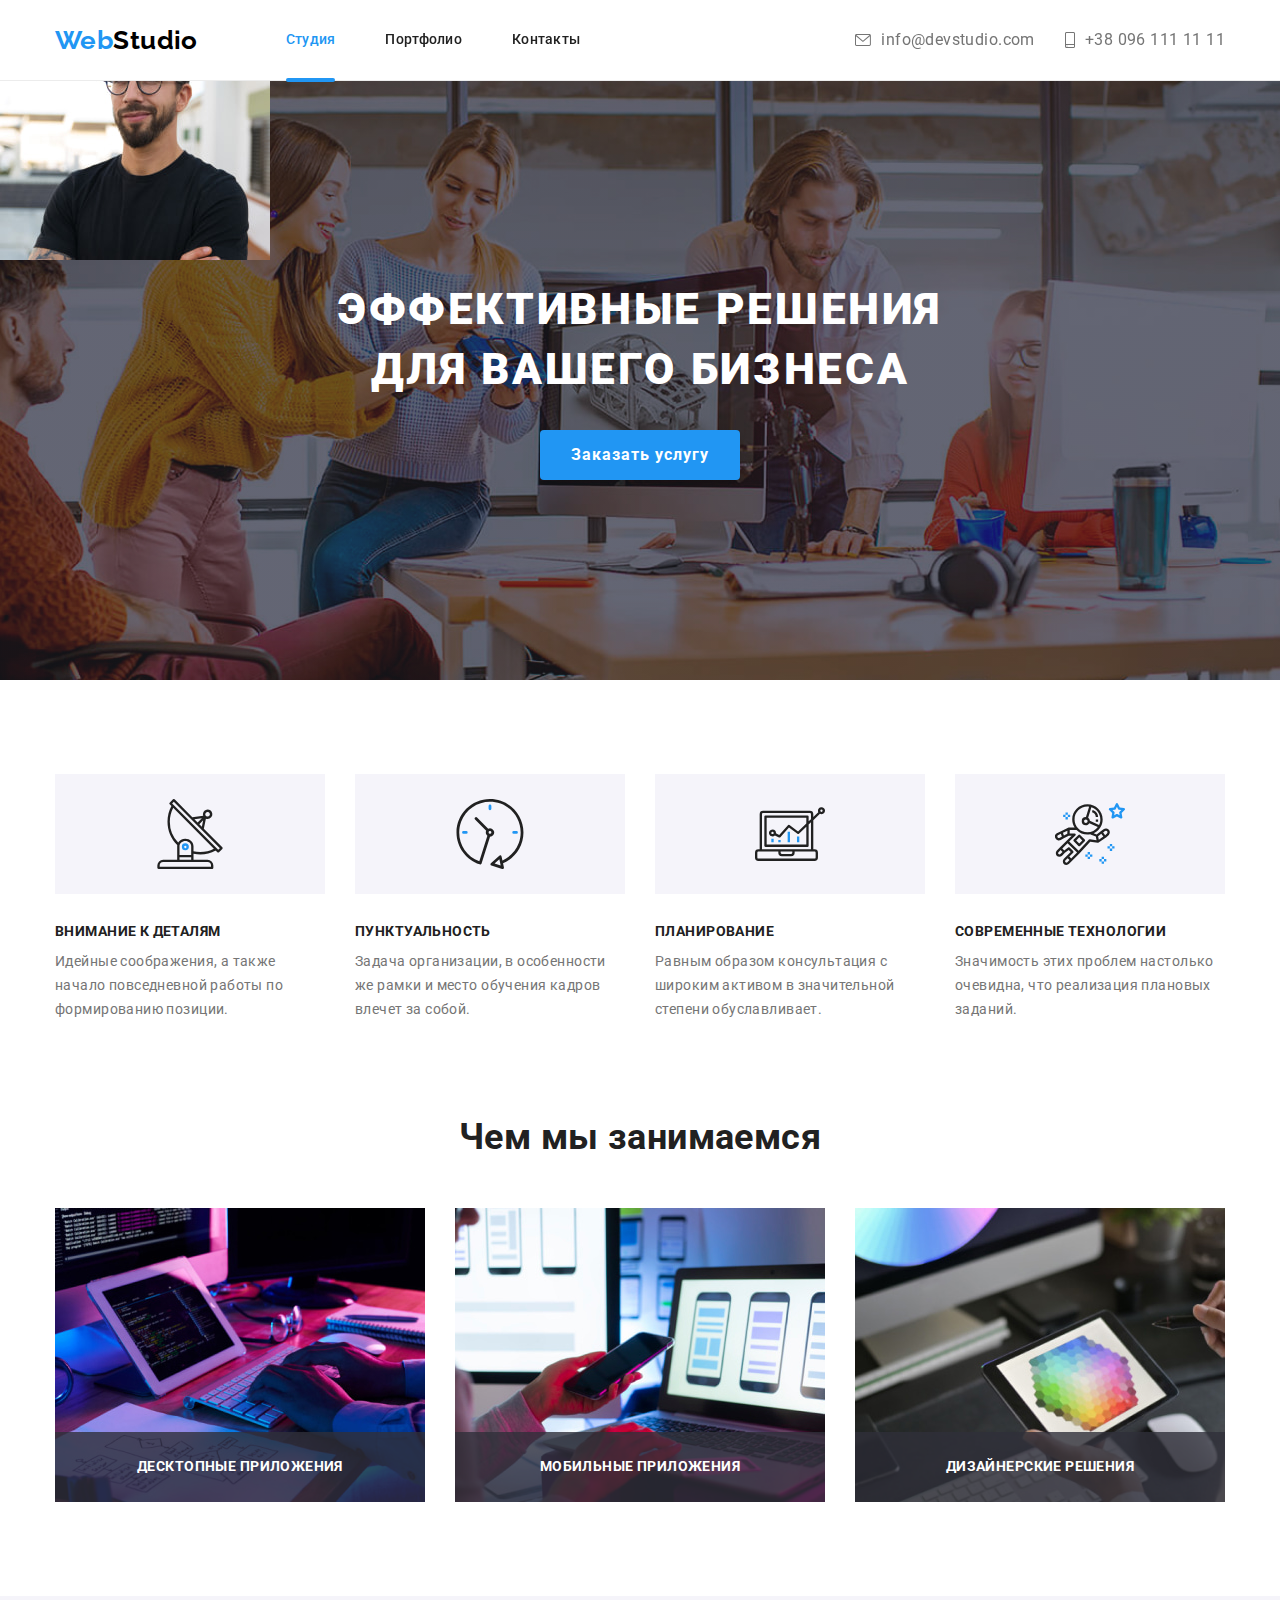
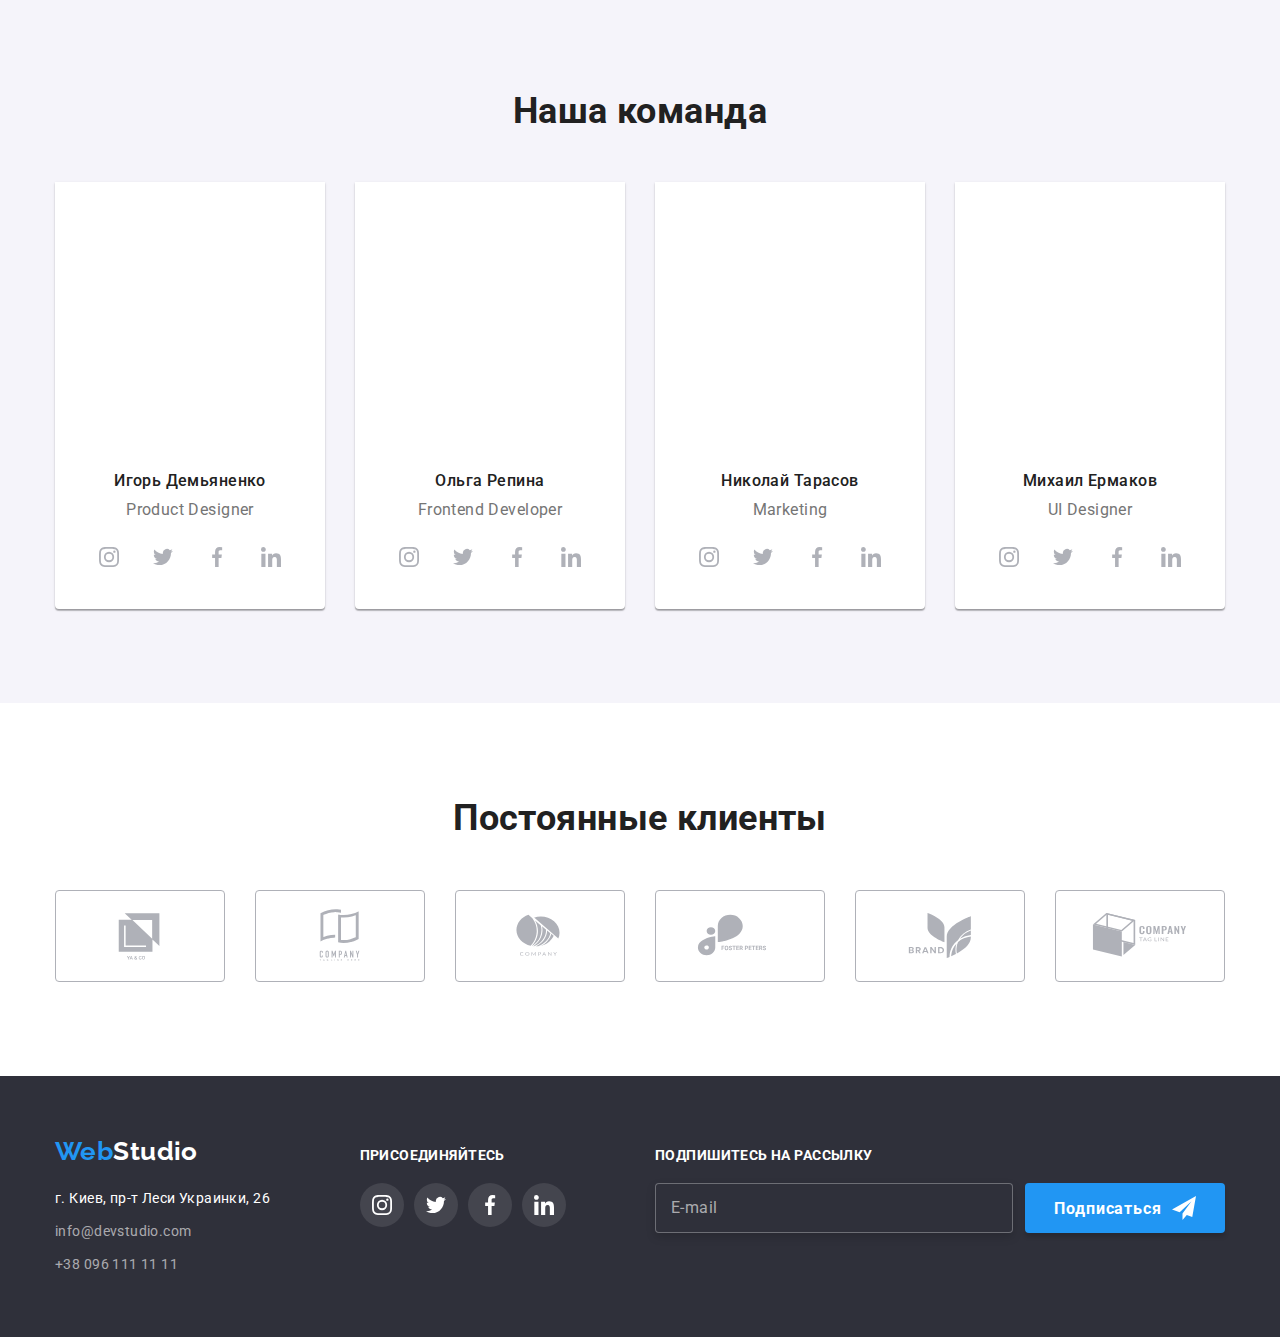
<file: index.html>
<!DOCTYPE html>
<html lang="ru">
<head>
    <meta charset="UTF-8">
    <meta http-equiv="X-UA-Compatible" content="IE=edge">
    <meta name="viewport" content="width=device-width, initial-scale=1.0">
    <title>Студия</title>
    <meta name="description" content="Качественный продукт вовремя">
    <link rel="preconnect" href="https://fonts.googleapis.com">
    <link rel="preconnect" href="https://fonts.gstatic.com" crossorigin>
    <link href="https://fonts.googleapis.com/css2?family=Raleway:wght@700&family=Roboto:wght@400;500;700;900&display=swap"
        rel="stylesheet">
    <link rel="stylesheet" href="https://cdnjs.cloudflare.com/ajax/libs/modern-normalize/1.1.0/modern-normalize.min.css"
        integrity="sha512-wpPYUAdjBVSE4KJnH1VR1HeZfpl1ub8YT/NKx4PuQ5NmX2tKuGu6U/JRp5y+Y8XG2tV+wKQpNHVUX03MfMFn9Q=="
        crossorigin="anonymous" referrerpolicy="no-referrer">
    <link rel="stylesheet" href="./css/main.min.css">
</head>

<body class="page">
    <!-- Шапка -->   
    <header class="header">
       <div class=" container header__container">
           
                <nav class="navigation">
                    <a href="./index.html" class="navigation_item header__logo logo">
                        <span class="logo__part">Web</span>Studio
                    </a>
                    <button type="button" class="menu-button button" aria-expanded="false" aria-controls="menu-conteiner"
                        aria-label="Переключатель мобильного меню" data-menu-button>
                        <svg class="menu-button_box">
                            <use class="icon-menu" href="./images/icons.svg#icon-menu"></use>
                            <use class="icon-close" href="./images/icons.svg#icon-close"></use>
                
                        </svg>
                    </button>
                
                    <div class="menu-conteiner" id="menu-conteiner" data-menu>
                        <div class="menu-box">
                            <ul class="navigation__item navigation__tabs   list">
                                <li class="navigation__tab"><a href="./index.html"
                                        class="navigation__link link navigation__link--current">Студия</a></li>
                                <li class="navigation__tab"><a href="./portfolio.html" class="navigation__link link">Портфолио</a></li>
                                <li class="navigation__tab"><a href="#" class="navigation__link link">Контакты</a></li>
                            </ul>
                
                            <ul class="navigation__item contacts list">
                                <li class="contacts__item">
                                    <a href="mailto:" class="contacts__link contacts__mail link">
                                        <svg class="contacts__icon contacts__icon--mail">
                                            <use href="./images/icons.svg#icon-envelope"></use>
                                        </svg>
                                        info@devstudio.com
                                    </a>
                                </li>
                
                                <li class="contacts__item">
                                    <a href="tel:" class="contacts__link contacts__tel link">
                                        <svg class="contacts__icon contacts__icon--tel">
                                            <use href="./images/icons.svg#icon-smartphone"></use>
                                        </svg>
                                        +38&nbsp;096&nbsp;111&nbsp;11&nbsp;11
                                    </a>
                                </li>
                            </ul>
                
                            <ul class="navigation__item navigation__networks list">
                                <li class="navigation__network"><a href="#" aria-label="инстаграм"
                                        class="navigation__network-link link">Instagram</a></li>
                                <li class="navigation__network"><a href="#" aria-label="твиттер"
                                        class="navigation__network-link link">Twitter</a></li>
                                <li class="navigation__network"><a href="#" aria-label="фейсбук"
                                        class="navigation__network-link link">Facebook</a></li>
                                <li class="navigation__network"><a href="#" aria-label="линкедин"
                                        class="navigation__network-link link">LinkedIn</a></li>
                            </ul>
                        </div>
                
                    </div>
                
                </nav>
            
       </div>
    </header>

    <!-- Унікальна частина -->
    <main>
        <div class="header__fantom"></div>
        <!-- Герой -->
        <section class="hero">
           <div class="hero__overlay">
                <div class="container hero__container">
                    <h1 class="hero__title text">Эффективные решения<br> для вашего бизнеса</h1>
                    <button type="button" class="home-button hero__home-button button" data-modal-open>Заказать услугу</button>
                </div>
           </div>
        </section>
        
        <!-- Наші переваги -->
        <section class="section">
            <div class="container">
                <h2  class="section__title visually-hidden">Наши преимущества</h2>
                
                <ul class="feature list">
                    <li class="feature__item">
                        <div class="feature__wrapper">
                            <svg class="feature__icon">
                                <use href="./images/icons.svg#icon-antenna" >  </use>
                            </svg>
                        </div>
                        <h3 class="feature__title">Внимание к деталям</h3>
                        <p class="text">
                            Идейные соображения, а также начало повседневной работы по формированию позиции.
                        </p>
                    </li>
                    <li class="feature__item">
                        <div class="feature__wrapper">
                            <svg class="feature__icon">
                                <use href="./images/icons.svg#icon-clock"> </use>
                            </svg>
                        </div>
                        <h3 class="feature__title">Пунктуальность</h3>
                        <p class="text">
                            Задача организации, в особенности же рамки и место обучения кадров влечет за собой.
                        </p>
                    </li>
                    <li class="feature__item">
                        <div class="feature__wrapper">
                            <svg class="feature__icon">
                                <use href="./images/icons.svg#icon-diagram" > </use>
                            </svg>
                        </div>
                        <h3 class="feature__title">Планирование</h3>
                        <p class="text">
                            Равным образом консультация с широким активом в значительной степени обуславливает.
                        </p>
                    </li>
                    <li class="feature__item">
                        <div class="feature__wrapper">
                            <svg class="feature__icon">
                                <use href="./images/icons.svg#icon-astronaut"> </use>
                            </svg>
                        </div>
                        <h3 class="feature__title">Современные технологии</h3>
                        <p class="text">
                            Значимость этих проблем настолько очевидна, что реализация плановых заданий.
                        </p>
                    </li>
                    
                </ul>
            </div>
        </section>
        
        <!-- Чим ми займаємось -->
        <section  class="section section--clipped what-we-do__section">
            <div class="container ">
                <h2 class="section__title">Чем мы занимаемся</h2>
                <ul class="what-we-do list">
                    <li class="what-we-do__item">
                        <picture> 
                            <source 
                                srcset="./images/what_we_do_1/what_we_do_1-desktop.jpg 1x, 
                                        ./images/what_we_do_1/what_we_do_1-desktop@2x.jpg 2x" 
                                media="(min-width: 1200px)"
                            >
                            <img 
                                loading="lazy" 
                                src="./images/what_we_do_1/what_we_do_1-desktop.jpg" 
                                class="image" 
                                alt="Компьютер и айпад на рабочем столе" 
                                width="370"
                            >
                        </picture>
                        
                        <h3 class="what-we-do__title">Десктопные приложения</h3>
                    </li>
                    <li class="what-we-do__item">
                        <picture>
                            <source 
                                srcset="./images/what_we_do_2/what_we_do_2-desktop.jpg 1x,
                                        ./images/what_we_do_2/what_we_do_2-desktop@2x.jpg 2x" 
                                media="(min-width: 1200px)"
                            >
                            <img  
                                loading="lazy"
                                src="./images/what_we_do_2/what_we_do_2-desktop.jpg" 
                                class="image"
                                alt="Ноутбук и телефон"
                            >       
                        </picture>
                        
                        
                        <h3 class="what-we-do__title">Мобильные приложения</h3>
                    </li>
                    <li class="what-we-do__item">
                        <picture>
                            <source  
                                srcset="./images/what_we_do_3/what_we_do_3-desktop.jpg 1x,
                                        ./images/what_we_do_3/what_we_do_3-desktop@2x.jpg 2x"
                                media="(min-width: 1200px)"
                            >
                            <img 
                                loading="lazy"
                                src="./images/what_we_do_3/what_we_do_3-desktop.jpg" 
                                class="image" 
                                alt="Планшет с цветным изображением на фоне компьютера"
                            >
                            
                        </picture>

                       
                        <h3 class="what-we-do__title">Дизайнерские решения</h3>
                    </li>
                    
                </ul>
            </div>
        </section>
        
        <!-- Наша команда -->
        <section class="section section--undertone">
            <div class="container">
                <h2 class="section__title">Наша команда</h2>
        
                <ul class="team list">
                    <li class="team__item">
                       <article class="member">
                           <div class="member__flip">  
                                <picture>
                                    <!-- <source srcset=" 1x,  2x"  type="image/webp" media="(max-width: 767px)"> -->
                                    <source srcset="./images/igor_d/igor_d_mobile.jpg 1x, ./images/igor_d/igor_d_mobile@2x.jpg 2x" media="(max-width: 767px)"/>
                                    <!-- <source srcset=" 1x,  2x"  type="image/webp" media="(min-width: 768px) and (max-width: 1200px)"> -->
                                    <source srcset="./images/igor_d/igor_d_tablet.jpg 1x, ./images/igor_d/igor_d_tablet@2x.jpg 2x" media="(min-width: 768px) and (max-width: 1200px)"/>
                                    <!-- <source srcset=" 1x,  2x"  type="image/webp" media="(min-width: 1200px)"> -->
                                    <source srcset="./images/igor_d/igor_d_desktop.jpg 1x, ./images/igor_d/igor_d_desktop@2x.jpg 2x" media="(min-width: 1200px)"/>
                                    <img src="./images/igor_d/igor_d_mobile.jpg" class=" image" alt="Игорь Демьяненко">
                                </picture>                           
                                
                            </div>

                            <div class="member__content">
                                <h3 class="member__title text">Игорь Демьяненко</h3>
                                <p class="member__position text">Product Designer</p>
                            
                                <ul class="social-links member__social-links list">
                                    <li class="social-links__item">
                                        <a href="#" class="social-link link link" aria-label="инстаграм">
                                            <svg class="social-link__icon">
                                                <use href="./images/icons.svg#icon-instagram"></use>
                                            </svg>
                                        </a>
                                    </li>
                                    <li class="social-links__item">
                                        <a href="#" class="social-link link" aria-label="твиттер">
                                            <svg class="social-link__icon">
                                                <use href="./images/icons.svg#icon-twitter"></use>
                                            </svg>
                                        </a>
                                    </li>
                                    <li class="social-links__item">
                                        <a href="#" class="social-link link" aria-label="фейсбук">
                                            <svg class="social-link__icon">
                                                <use href="./images/icons.svg#icon-facebook"></use>
                                            </svg>
                                        </a>
                                    </li>
                                    <li class="social-links__item">
                                        <a href="#" class="social-link link" aria-label="линкедин">
                                            <svg class="social-link__icon">
                                                <use href="./images/icons.svg#icon-linkedin"></use>
                                            </svg>
                                        </a>
                                    </li>
                                </ul>
                            
                            
                            </div>
                       </article>                  
                    </li>

                    <li class="team__item">
                        <article class="member">
                            <div class="member__flip">
                                <picture>
                                    <!-- <source srcset=" 1x,  2x"  type="image/webp" media="(max-width: 767px)"> -->
                                    <source srcset="./images/olga_r/olga_r_mobile.jpg 1x, ./images/olga_r/olga_r_mobile@2x.jpg 2x"  media="(max-width: 767px)">
                                    <!-- <source srcset=" 1x,  2x"  type="image/webp" media="(min-width: 768px) and (max-width: 1200px)"> -->
                                    <source srcset="./images/olga_r/olga_r_tablet.jpg 1x, ./images/olga_r/olga_r_tablet@2x.jpg 2x" media="(min-width: 768px) and (max-width: 1200px)">
                                    <!-- <source srcset=" 1x,  2x"  type="image/webp" media="(min-width: 1200px)"> -->
                                    <source srcset="./images/olga_r/olga_r_desktop.jpg 1x, ./images/olga_r/olga_r_desktop@2x.jpg 2x"  media="(min-width: 1200px)">
                                    <img src="./images/olga_r/olga_r_mobile.jpg" class="image" alt="Ольга Репина">
                                </picture>
                            </div>
                            
                            <div class="member__content">
                                <h3 class="member__title text">Ольга Репина</h3>
                                <p class="member__position text">Frontend Developer</p>
                    
                                <ul class="social-links member__social-links list">
                                    <li class="social-links__item">
                                        <a href="#" class="social-link link link" aria-label="инстаграм">
                                            <svg class="social-link__icon">
                                                <use href="./images/icons.svg#icon-instagram"></use>
                                            </svg>
                                        </a>
                                    </li>
                                    <li class="social-links__item">
                                        <a href="#" class="social-link link" aria-label="твиттер">
                                            <svg class="social-link__icon">
                                                <use href="./images/icons.svg#icon-twitter"></use>
                                            </svg>
                                        </a>
                                    </li>
                                    <li class="social-links__item">
                                        <a href="#" class="social-link link" aria-label="фейсбук">
                                            <svg class="social-link__icon">
                                                <use href="./images/icons.svg#icon-facebook"></use>
                                            </svg>
                                        </a>
                                    </li>
                                    <li class="social-links__item">
                                        <a href="#" class="social-link link" aria-label="линкедин">
                                            <svg class="social-link__icon">
                                                <use href="./images/icons.svg#icon-linkedin"></use>
                                            </svg>
                                        </a>
                                    </li>
                                </ul>
                    
                            </div>
                        </article>
                    </li>

                    <li class="team__item">
                        <article class="member">
                            <div class="member__flip">
                                <picture>
                                    <!-- <source srcset=" 1x,  2x"  type="image/webp" media="(max-width: 767px)"> -->
                                    <source srcset="./images/nikolay_t/nikolay_t_mobile.jpg 1x, ./images/nikolay_t/nikolay_t_mobile@2x.jpg 2x" media="(max-width: 767px)">
                                    <!-- <source srcset=" 1x,  2x"  type="image/webp" media="(min-width: 768px) and (max-width: 1200px)"> -->
                                    <source srcset="./images/nikolay_t/nikolay_t_tablet.jpg 1x, ./images/nikolay_t/nikolay_t_tablet@2x.jpg 2x" media="(min-width: 768px) and (max-width: 1200px)">
                                    <!-- <source srcset=" 1x,  2x"  type="image/webp" media="(min-width: 1200px)"> -->
                                    <source srcset="./images/nikolay_t/nikolay_t_desktop.jpg 1x, ./images/nikolay_t/nikolay_t_desktop@2x.jpg 2x" media="(min-width: 1200px)">
                                    <img src="./images/nikolay_t/nikolay_t_mobile.jpg" class="image" alt="Николай Тарасов">
                                </picture>
                            </div>
                              
                    
                            <div class="member__content">
                                <h3 class="member__title text">Николай Тарасов</h3>
                                <p class="member__position text">Marketing</p>
                    
                                <ul class="social-links member__social-links list">
                                    <li class="social-links__item">
                                        <a href="#" class="social-link link link" aria-label="инстаграм">
                                            <svg class="social-link__icon">
                                                <use href="./images/icons.svg#icon-instagram"></use>
                                            </svg>
                                        </a>
                                    </li>
                                    <li class="social-links__item">
                                        <a href="#" class="social-link link" aria-label="твиттер">
                                            <svg class="social-link__icon">
                                                <use href="./images/icons.svg#icon-twitter"></use>
                                            </svg>
                                        </a>
                                    </li>
                                    <li class="social-links__item">
                                        <a href="#" class="social-link link" aria-label="фейсбук">
                                            <svg class="social-link__icon">
                                                <use href="./images/icons.svg#icon-facebook"></use>
                                            </svg>
                                        </a>
                                    </li>
                                    <li class="social-links__item">
                                        <a href="#" class="social-link link" aria-label="линкедин">
                                            <svg class="social-link__icon">
                                                <use href="./images/icons.svg#icon-linkedin"></use>
                                            </svg>
                                        </a>
                                    </li>
                                </ul>
                    
                            </div>
                        </article>
                    </li>                   

                    <li class="team__item">
                        <article class="member">
                            <div class="member__flip">
                                <picture>
                                    <!-- <source srcset=" 1x,  2x"  type="image/webp" media="(max-width: 767px)"> -->
                                    <source srcset="./images/mihail_ye/mihail_ye_mobile.jpg 1x, ./images/mihail_ye/mihail_ye_mobile@2x.jpg 2x" media="(max-width: 767px)">
                                    <!-- <source srcset=" 1x,  2x"  type="image/webp" media="(min-width: 768px) and (max-width: 1200px)"> -->
                                    <source srcset="./images/mihail_ye/mihail_ye_tablet.jpg 1x, ./images/mihail_ye/mihail_ye_tablet@2x.jpg 2x" media="(min-width: 768px) and (max-width: 1200px)">
                                    <!-- <source srcset=" 1x,  2x"  type="image/webp" media="(min-width: 1200px)"> -->
                                    <source srcset="./images/mihail_ye/mihail_ye_desktop.jpg 1x, ./images/mihail_ye/mihail_ye_desktop@2x.jpg 2x" media="(min-width: 1200px)">
                                    <img src="./images/mihail_ye/mihail_ye_mobile.jpg" class="image" alt="Михаил Ермаков">
                                </picture>
                            </div>
                           
                            <div class="member__content">
                                <h3 class="member__title text">Михаил Ермаков</h3>
                                <p class="member__position text">UI Designer</p>
                    
                                <ul class="social-links member__social-links list">
                                    <li class="social-links__item">
                                        <a href="#" class="social-link link link" aria-label="инстаграм">
                                            <svg class="social-link__icon">
                                                <use href="./images/icons.svg#icon-instagram"></use>
                                            </svg>
                                        </a>
                                    </li>
                                    <li class="social-links__item">
                                        <a href="#" class="social-link link" aria-label="твиттер">
                                            <svg class="social-link__icon">
                                                <use href="./images/icons.svg#icon-twitter"></use>
                                            </svg>
                                        </a>
                                    </li>
                                    <li class="social-links__item">
                                        <a href="#" class="social-link link" aria-label="фейсбук">
                                            <svg class="social-link__icon">
                                                <use href="./images/icons.svg#icon-facebook"></use>
                                            </svg>
                                        </a>
                                    </li>
                                    <li class="social-links__item">
                                        <a href="#" class="social-link link" aria-label="линкедин">
                                            <svg class="social-link__icon">
                                                <use href="./images/icons.svg#icon-linkedin"></use>
                                            </svg>
                                        </a>
                                    </li>
                                </ul>
                    
                            </div>
                        </article>
                    </li>

                    
                </ul>
            </div>
        </section>

        <!-- Постійні клієнти -->
        <section class="section ">
            <div class="container">
                <h2 class="section__title">Постоянные клиенты</h2>

                <ul class="clients list">
                    <li class="clients__item">
                        <a href="" class="clients__box link"  aria-label="компания один">
                            <svg class="clients__icon">
                                <use href="./images/icons.svg#icon-logo1"></use>
                            </svg>
                        </a>
                    </li>
                
                    <li class="clients__item">
                        <a href="" class="clients__box link" aria-label="компания два">
                            <svg class="clients__icon">
                                <use href="./images/icons.svg#icon-logo2"></use>
                            </svg>
                        </a>
                    </li>
               
                    <li class="clients__item">
                        <a href="" class="clients__box link" aria-label="компания три">
                            <svg class="clients__icon">
                                <use href="./images/icons.svg#icon-logo3"></use>
                            </svg>
                        </a>
                    </li>
               
                    <li class="clients__item">
                        <a href="" class="clients__box link" aria-label="компания четыре">
                            <svg class="clients__icon">
                                <use href="./images/icons.svg#icon-logo4"></use>
                            </svg>
                        </a>
                    </li>
                
                    <li class="clients__item">
                        <a href="" class="clients__box link" aria-label="компания пять">
                            <svg class="clients__icon">
                                <use href="./images/icons.svg#icon-logo5"></use>
                            </svg>
                        </a>
                    </li>
               
                    <li class="clients__item">
                        <a href="" class="clients__box link" aria-label="компания шесть">
                            <svg class="clients__icon">
                                <use href="./images/icons.svg#icon-logo6"></use>
                            </svg>
                        </a>
                    </li>
                </ul>
            </div>
        </section>

    </main>

    <!-- Підвал -->
    <footer class="footer">
       <div class="container footer__container">
            <div class="foter__part footer__address">
                <a href="./" class="footer__logo logo">
                    <span class="logo__part">Web</span>Studio
                </a>
                <address class="address">
                    г. Киев, пр-т Леси Украинки, 26
                
                    <ul class="address__list list">
                        <li class="address__item"><a href="mailto:" class="address__linc link">info@devstudio.com</a></li>
                        <li class="address__item"><a href="tel:" class="address__linc link">+38 096 111 11 11</a></li>
                    </ul>
                </address>
            </div>

            <div class=" foter__part footer__social-links">
                <b class="footer__title text">присоединяйтесь</b>
            
                <ul class="social-links list">
                    <li class="social-links__item">
                        <a href="#" class="social-link footer__social-link link link" aria-label="инстаграм">
                            <svg class="social-link__icon">
                                <use href="./images/icons.svg#icon-instagram"></use>
                            </svg>
                        </a>
                    </li>
                    <li class="social-links__item">
                        <a href="#" class="social-link footer__social-link link" aria-label="твиттер">
                            <svg class="social-link__icon">
                                <use href="./images/icons.svg#icon-twitter"></use>
                            </svg>
                        </a>
                    </li>
                    <li class="social-links__item">
                        <a href="#" class="social-link footer__social-link link" aria-label="фейсбук">
                            <svg class="social-link__icon">
                                <use href="./images/icons.svg#icon-facebook"></use>
                            </svg>
                        </a>
                    </li>
                    <li class="social-links__item">
                        <a href="#" class="social-link footer__social-link link" aria-label="линкедин">
                            <svg class="social-link__icon">
                                <use href="./images/icons.svg#icon-linkedin"></use>
                            </svg>
                        </a>
                    </li>
                </ul>
            </div>
            
            <div class="foter__part footer__subscribe">
                <b class="footer__title text">Подпишитесь на рассылку</b>
                <form action="#" class="subscribe">
                    <label class="subscribe__box">
                        <input type="text" class="subscribe__input" name="mail" placeholder="&nbsp;" required>
                        <span class="subscribe__name">E-mail</span>
                    </label>
                    
                    <button type="submit" class="home-button button">
                        Подписаться
                        <svg class="home-button__icon home-button__icon--end">
                            <use href="./images/icons.svg#icon-send"></use>
                        </svg>                        
                    </button>
                </form>
            </div>
       </div>      
    </footer>

    <div class="backdrop is-hidden" data-modal >
        <div class="modal">
            <button type="button" class="close-button modal__close-button button" data-modal-close>
                <svg class="close-button__icon">
                    <use href="./images/icons.svg#icon-close"></use>
                </svg>
            </button>
            
            <form action="#" class="form" autocomplete="off">
                <b class="form__title">Оставьте свои данные, мы вам перезвоним</b>
                <label  class="form-box">
                    <span class="form-box__name">Имя</span> 
                    <input type="text" class="form-box__input" name="name" required>
                    <svg class="form-box__icon">
                        <use href="./images/icons.svg#icon-person"></use>
                    </svg>
                </label>
                <label  class="form-box">
                    <span class="form-box__name">Телефон</span>
                    <input type="text" class="form-box__input" name="tel" pattern="[0-9]{10}" title="0380505050" required>
                    <svg class="form-box__icon">
                        <use href="./images/icons.svg#icon-phone"></use>
                    </svg>
                </label>
                <label  class="form-box" >
                    <span class="form-box__name">Почта</span>
                    <input type="text" class="form-box__input"  name="mail" required>
                    <svg class="form-box__icon">
                        <use href="./images/icons.svg#icon-email"></use>
                    </svg>
                </label>
                <label  class="form-box">
                    <span class="form-box__name">Комментарий</span>
                    <textarea name="message" class="form-box__input form-box__message" id="#" placeholder="Введите текст" ></textarea>
                    
                </label>
                <label  class="form-policy">
                    <input type="checkbox" class="form-policy__checkbox visually-hidden">
                    <svg class="form-policy__icon">
                        <use href="./images/icons.svg#icon-check"></use>
                    </svg>
                   <span class="form-policy__text text">Соглашаюсь с рассылкой и принимаю&nbsp;<a class="form-policy__link link" href="#">Условия договора</a></span>
                </label>
                <button type="submit" class="home-button modal__home-button button" >Отправить</button>

            </form>
        </div>
    </div>
 
    <script src="./js/mobile-menu.js"></script>
    <script src="./js/modal.js"></script>


    <!-- Скрипт для автоматичного обраховування висоти хедера -->
    <!-- <script>
        const { height: pageHeaderHeight } = document
            .querySelector(".header")
            .getBoundingClientRect();

        document.body.style.paddingTop = `${pageHeaderHeight}px`;
    </script> -->

</body>
</html>
</file>
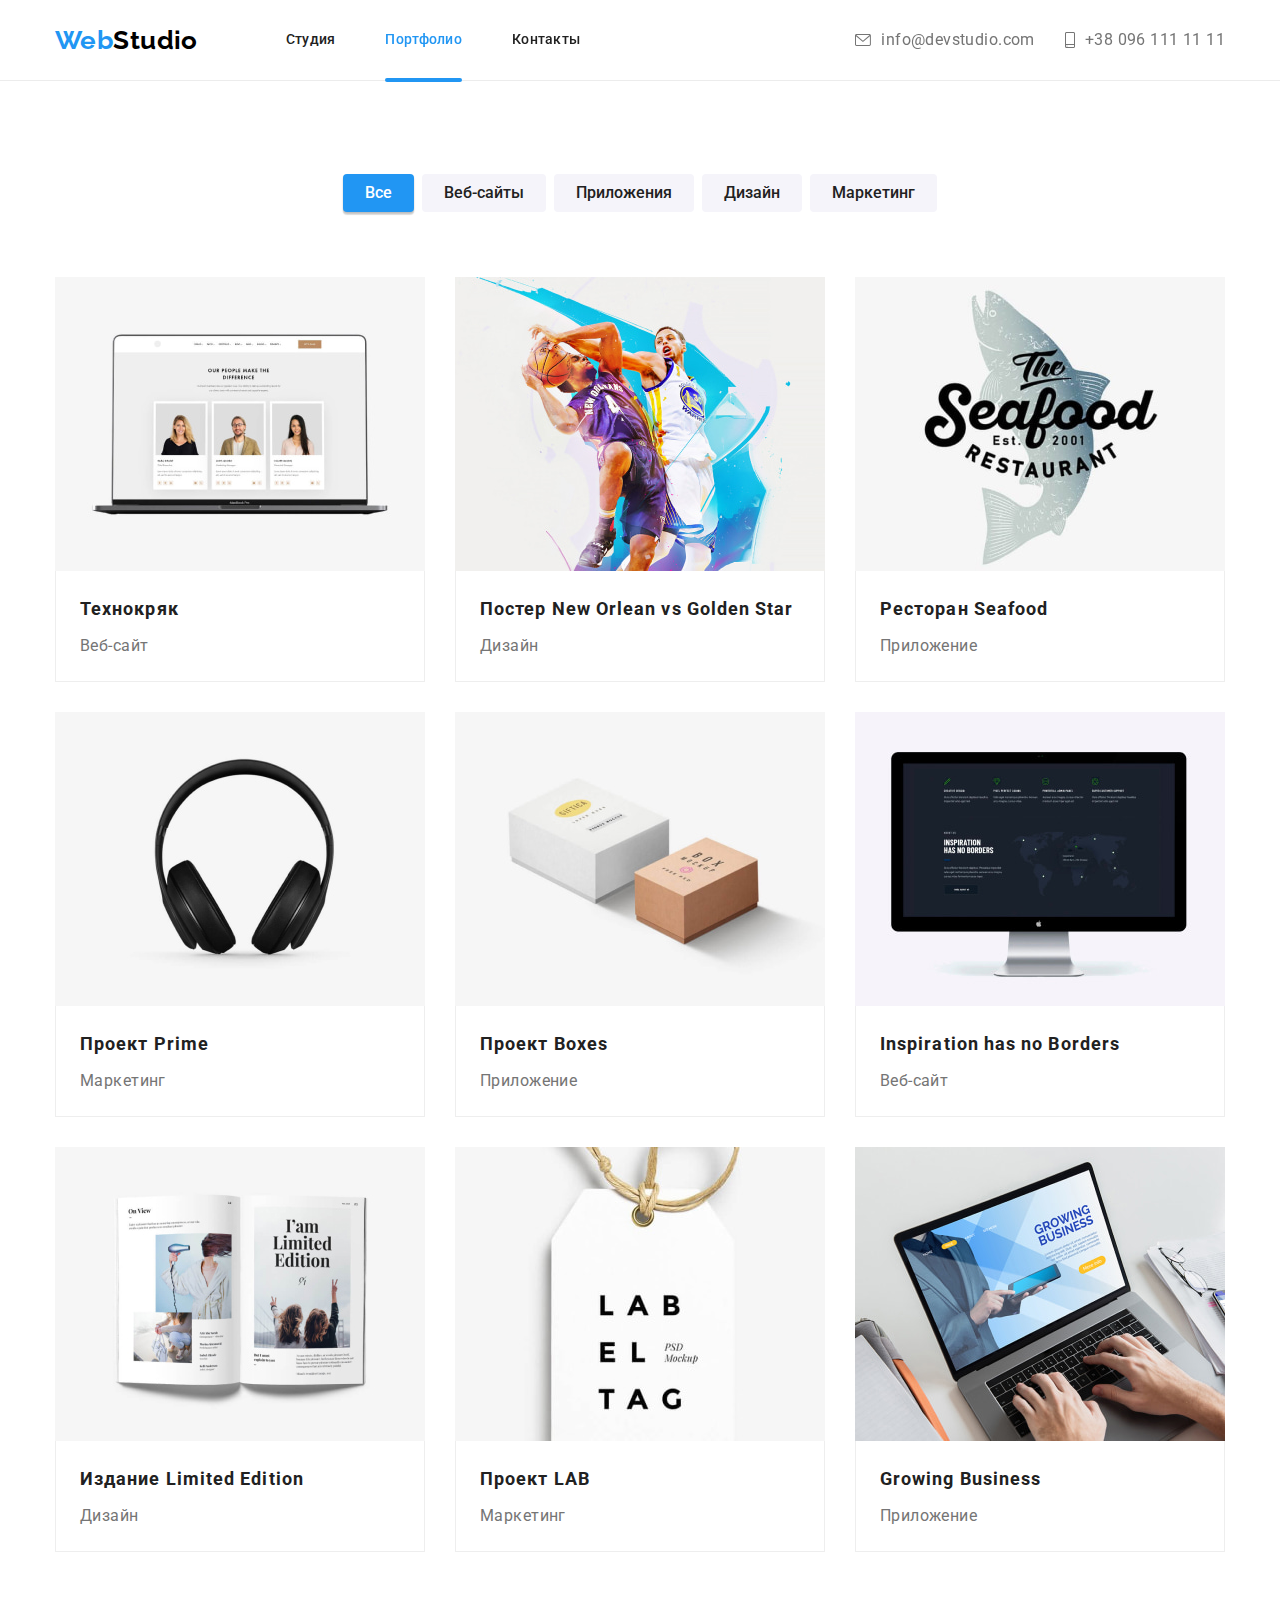
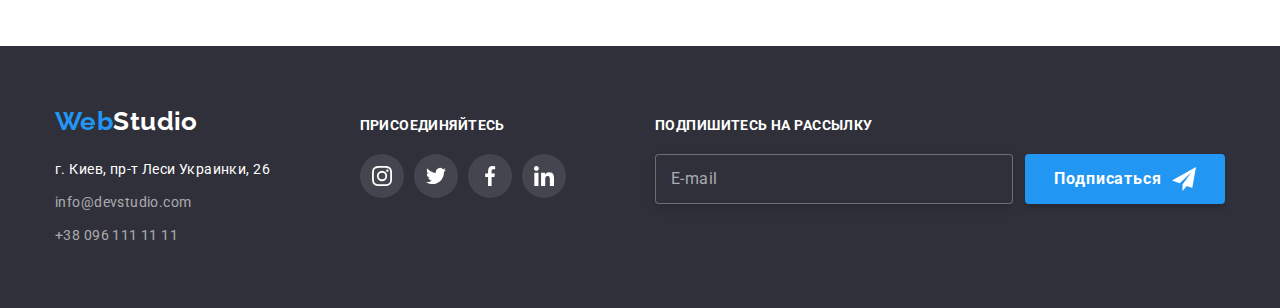
<file: portfolio.html>
<!DOCTYPE html>
<html lang="ru">
<head>
    <meta charset="UTF-8">
    <meta http-equiv="X-UA-Compatible" content="IE=edge">
    <meta name="viewport" content="width=device-width, initial-scale=1.0">
    <title>Портфолио</title>
    <link rel="preconnect" href="https://fonts.googleapis.com">
    <link rel="preconnect" href="https://fonts.gstatic.com" crossorigin>
    <link href="https://fonts.googleapis.com/css2?family=Raleway:wght@700&family=Roboto:wght@400;500;700;900&display=swap"
        rel="stylesheet">
    <link rel="stylesheet" href="https://cdnjs.cloudflare.com/ajax/libs/modern-normalize/1.1.0/modern-normalize.min.css"
        integrity="sha512-wpPYUAdjBVSE4KJnH1VR1HeZfpl1ub8YT/NKx4PuQ5NmX2tKuGu6U/JRp5y+Y8XG2tV+wKQpNHVUX03MfMFn9Q=="
        crossorigin="anonymous" referrerpolicy="no-referrer">
    <link rel="stylesheet" href="./css/main.min.css">
</head>

<body class="page">
    
    <!-- Шапка -->
    <header class="header">
        <div class=" container header__container">
            <nav class="navigation">
                <a href="./index.html" class="navigation_item header__logo logo">
                    <span class="logo__part">Web</span>Studio
                </a>
                <button type="button" class="menu-button button" aria-expanded="false" aria-controls="menu-conteiner"
                    aria-label="Переключатель мобильного меню" data-menu-button>
                    <svg class="menu-button_box">
                        <use class="icon-menu" href="./images/icons.svg#icon-menu"></use>
                        <use class="icon-close" href="./images/icons.svg#icon-close"></use>
    
                    </svg>
                </button>
    
                <div class="menu-conteiner" id="menu-conteiner" data-menu>
                    <div class="menu-box">
                        <ul class="navigation__item navigation__tabs   list">
                            <li class="navigation__tab"><a href="./index.html"
                                    class="navigation__link link ">Студия</a></li>
                            <li class="navigation__tab"><a href="./portfolio.html"
                                    class="navigation__link link navigation__link--current">Портфолио</a></li>
                            <li class="navigation__tab"><a href="#" class="navigation__link link">Контакты</a></li>
                        </ul>
    
                        <ul class="navigation__item contacts list">
                            <li class="contacts__item">
                                <a href="mailto:" class="contacts__link contacts__mail link">
                                    <svg class="contacts__icon contacts__icon--mail">
                                        <use href="./images/icons.svg#icon-envelope"></use>
                                    </svg>
                                    info@devstudio.com
                                </a>
                            </li>
    
                            <li class="contacts__item">
                                <a href="tel:" class="contacts__link contacts__tel link">
                                    <svg class="contacts__icon contacts__icon--tel">
                                        <use href="./images/icons.svg#icon-smartphone"></use>
                                    </svg>
                                    +38&nbsp;096&nbsp;111&nbsp;11&nbsp;11
                                </a>
                            </li>
                        </ul>
    
                        <ul class="navigation__item navigation__networks list">
                            <li class="navigation__network"><a href="#" class="navigation__network-link link">Instagram</a>
                            </li>
                            <li class="navigation__network"><a href="#" class="navigation__network-link link">Twitter</a>
                            </li>
                            <li class="navigation__network"><a href="#" class="navigation__network-link link">Facebook</a>
                            </li>
                            <li class="navigation__network"><a href="#" class="navigation__network-link link">LinkedIn</a>
                            </li>
                        </ul>
                    </div>
    
                </div>
    
            </nav>
        </div>
    </header>
    
    <main>
        <div class="header__fantom"></div>
        <section class="section">
            <!-- Фільтр -->
            <div class="filter__container container">
                <ul class="filter list">
                    <li class="filter__item"><button type="button" class="filter-button button filter-button--current">Все</button></li>
                    <li class="filter__item"><button type="button" class="filter-button button">Веб-сайты</button></li>
                    <li class="filter__item"><button type="button" class="filter-button button">Приложения</button></li>
                    <li class="filter__item"><button type="button" class="filter-button button">Дизайн</button></li>
                    <li class="filter__item"><button type="button" class="filter-button button">Маркетинг</button></li>
                </ul>
            </div>
            <!-- Наші проекти -->
            <div class="projects__container container">
                <h1 class="section__title visually-hidden">Наши проекты</h1>

                <ul class="projects list">
                    <li class="projects__item">
                        <article class="project">
                            <a href="#" class="project__card link">
                                <div class="project__image-box">
                                    <picture>
                                        <!-- <source srcset=" 1x,  2x"  type="image/webp" media="(max-width: 767px)"> -->
                                        <source srcset="./images/technocrack/technocrack_mobile.jpg 1x, ./images/technocrack/technocrack_mobile@2x.jpg 2x"
                                            media="(max-width: 767px)" />
                                        <!-- <source srcset=" 1x,  2x"  type="image/webp" media="(min-width: 768px) and (max-width: 1200px)"> -->
                                        <source srcset="./images/technocrack/technocrack_tablet.jpg 1x, ./images/technocrack/technocrack_tablet@2x.jpg 2x"
                                            media="(min-width: 768px) and (max-width: 1200px)" />
                                        <!-- <source srcset=" 1x,  2x"  type="image/webp" media="(min-width: 1200px)"> -->
                                        <source srcset="./images/technocrack/technocrack_desktop.jpg 1x, ./images/technocrack/technocrack_desktop@2x.jpg 2x"
                                            media="(min-width: 1200px)" />
                                         <img src="./images/technocrack/technocrack_mobile.jpg" class="image" alt="макбукпро с изображением карточек трех людей">
                                    </picture>
                                    
                                    
                                    <p class="project__overlay text">Технокряк это современная площадка распространения коронавируса. Компании
                                        используют эту платформу для цифрового
                                        шпионажа и атак на защищённые сервера конкурентов.
                                    </p>
                                </div>
                                <div class="project__content text">
                                    <h2 class="project__title text">Технокряк</h2>
                                    <p class="project__type text">Веб-сайт</p>
                                </div>
                            </a>
                        </article>
                    </li>

                    <li class="projects__item">
                        <article class="project">
                            <a href="#" class="project__card link">
                                <div class="project__image-box">

                                    <picture>
                                        <!-- <source srcset=" 1x,  2x"  type="image/webp" media="(max-width: 767px)"> -->
                                        <source srcset="./images/new-orlean-vs-golden-star/new-orlean-vs-golden-star_mobile.jpg 1x, ./images/new-orlean-vs-golden-star/new-orlean-vs-golden-star_mobile@2x.jpg 2x"
                                            media="(max-width: 767px)" />
                                        <!-- <source srcset=" 1x,  2x"  type="image/webp" media="(min-width: 768px) and (max-width: 1200px)"> -->
                                        <source srcset="./images/new-orlean-vs-golden-star/new-orlean-vs-golden-star_tablet.jpg 1x, ./images/new-orlean-vs-golden-star/new-orlean-vs-golden-star_tablet@2x.jpg 2x"
                                            media="(min-width: 768px) and (max-width: 1200px)" />
                                        <!-- <source srcset=" 1x,  2x"  type="image/webp" media="(min-width: 1200px)"> -->
                                        <source srcset="./images/new-orlean-vs-golden-star/new-orlean-vs-golden-star_desktop.jpg 1x, ./images/new-orlean-vs-golden-star/new-orlean-vs-golden-star_desktop@2x.jpg 2x"
                                            media="(min-width: 1200px)" />
                                         <img src="./images/new-orlean-vs-golden-star/new-orlean-vs-golden-star_mobile.jpg " class="image" alt="баскетболист в прыжке пытается забрать мячь у другого баскетболиста">
                                    </picture>

                                   
                                    <p class="project__overlay text">
                                        Постер New Orlean vs Golden Star
                                    </p>
                                </div>
                                <div class="project__content text">
                                    <h2 class="project__title text">Постер New Orlean vs Golden Star</h2>
                                    <p class="project__type text">Дизайн</p>
                                </div>
                            </a>
                        </article>
                    </li>

                    <li class="projects__item">
                        <article class="project">
                            <a href="#" class="project__card link">
                                <div class="project__image-box">
                                    <picture>
                                        <!-- <source srcset=" 1x,  2x"  type="image/webp" media="(max-width: 767px)"> -->
                                        <source srcset="./images/seafood/seafood_mobile.jpg 1x, ./images/seafood/seafood_mobile@2x.jpg 2x" media="(max-width: 767px)" />
                                        <!-- <source srcset=" 1x,  2x"  type="image/webp" media="(min-width: 768px) and (max-width: 1200px)"> -->
                                        <source srcset="./images/seafood/seafood_tablet.jpg 1x, ./images/seafood/seafood_tablet@2x.jpg 2x" media="(min-width: 768px) and (max-width: 1200px)" />
                                        <!-- <source srcset=" 1x,  2x"  type="image/webp" media="(min-width: 1200px)"> -->
                                        <source srcset="./images/seafood/seafood_desktop.jpg 1x, ./images/seafood/seafood_desktop@2x.jpg 2x" media="(min-width: 1200px)" />
                                        <img src="./images/seafood/seafood_mobile.jpg" class="image" alt="логотип магазина сифуд на фоне выпрыгнувше из воды форели">
                                    </picture>

                                   
                                    <p class="project__overlay text">
                                        Ресторан Seafood
                                    </p>
                                </div>
                                <div class="project__content">
                                    <h2 class="project__title text">Ресторан Seafood</h2>
                                    <p class="project__type text">Приложение</p>
                                </div>
                            </a>
                        </article>
                    </li>                    

                    <li class="projects__item">
                        <article class="project">
                            <a href="#" class="project__card link">
                                <div class="project__image-box">

                                    <picture>
                                        <!-- <source srcset=" 1x,  2x"  type="image/webp" media="(max-width: 767px)"> -->
                                        <source srcset="./images/prime/prime_mobile.jpg 1x, ./images/prime/prime_mobile@2x.jpg 2x" media="(max-width: 767px)" />
                                        <!-- <source srcset=" 1x,  2x"  type="image/webp" media="(min-width: 768px) and (max-width: 1200px)"> -->
                                        <source srcset="./images/prime/prime_tablet.jpg 1x, ./images/prime/prime_tablet@2x.jpg 2x" media="(min-width: 768px) and (max-width: 1200px)" />
                                        <!-- <source srcset=" 1x,  2x"  type="image/webp" media="(min-width: 1200px)"> -->
                                        <source srcset="./images/prime/prime_desktop.jpg 1x, ./images/prime/prime_desktop@2x.jpg 2x" media="(min-width: 1200px)" />
                                        <img src="./images/prime/prime_mobile.jpg" class="image" alt="черные блютуз наушники">
                                    </picture>

                                    
                                    <p class="project__overlay text">
                                        Проект Prime
                                    </p>
                                </div>
                                <div class="project__content">
                                    <h2 class="project__title text">Проект Prime</h2>
                                    <p class="project__type text">Маркетинг</p>
                                </div>
                            </a>
                        </article>
                    </li>                   

                    <li class="projects__item">
                        <article class="project">
                            <a href="#" class="project__card link">
                                <div class="project__image-box">

                                    <picture>
                                        <!-- <source srcset=" 1x,  2x"  type="image/webp" media="(max-width: 767px)"> -->
                                        <source srcset="./images/boxes/boxes_mobile.jpg 1x, ./images/boxes/boxes_mobile@2x.jpg 2x" media="(max-width: 767px)" />
                                        <!-- <source srcset=" 1x,  2x"  type="image/webp" media="(min-width: 768px) and (max-width: 1200px)"> -->
                                        <source srcset="./images/boxes/boxes_tablet.jpg 1x, ./images/boxes/boxes_tablet@2x.jpg 2x" media="(min-width: 768px) and (max-width: 1200px)" />
                                        <!-- <source srcset=" 1x,  2x"  type="image/webp" media="(min-width: 1200px)"> -->
                                        <source srcset="./images/boxes/boxes_desktop.jpg 1x, ./images/boxes/boxes_desktop@2x.jpg 2x" media="(min-width: 1200px)" />
                                        <img src="./images/boxes/boxes_mobile.jpg" class="image" alt="две коробки белая и коричневая в изометрической проекции">
                                    </picture>

                                    <p class="project__overlay text">
                                        Проект Boxes
                                    </p>
                                </div>
                                <div class="project__content">
                                    <h2 class="project__title text">Проект Boxes</h2>
                                    <p class="project__type text">Приложение</p>
                                </div>
                            </a>
                        </article>
                    </li>

                    <li class="projects__item">
                        <article class="project">
                            <a href="#" class="project__card link">
                                <div class="project__image-box">

                                    <picture>
                                        <!-- <source srcset=" 1x,  2x"  type="image/webp" media="(max-width: 767px)"> -->
                                        <source srcset="./images/inspiration-has-no-borders/inspiration-has-no-borders_mobile.jpg 1x, ./images/inspiration-has-no-borders/inspiration-has-no-borders_mobile@2x.jpg 2x" media="(max-width: 767px)" />
                                        <!-- <source srcset=" 1x,  2x"  type="image/webp" media="(min-width: 768px) and (max-width: 1200px)"> -->
                                        <source srcset="./images/inspiration-has-no-borders/inspiration-has-no-borders_tablet.jpg 1x, ./images/inspiration-has-no-borders/inspiration-has-no-borders_tablet@2x.jpg 2x" media="(min-width: 768px) and (max-width: 1200px)" />
                                        <!-- <source srcset=" 1x,  2x"  type="image/webp" media="(min-width: 1200px)"> -->
                                        <source srcset="./images/inspiration-has-no-borders/inspiration-has-no-borders_desktop.jpg 1x, ./images/inspiration-has-no-borders/inspiration-has-no-borders_desktop@2x.jpg 2x" media="(min-width: 1200px)" />
                                        <img src="./images/inspiration-has-no-borders/inspiration-has-no-borders_mobile.jpg" class="image" alt="черный монитор с изображением страницы сайта">
                                    </picture>

                                   
                                    <p class="project__overlay text">
                                        Inspiration has no Borders
                                    </p>
                                </div>
                                <div class="project__content">
                                    <h2 class="project__title text">Inspiration has no Borders</h2>
                                    <p class="project__type text">Веб-сайт</p>
                                </div>
                            </a>
                        </article>
                    </li>                   

                    <li class="projects__item">
                        <article class="project">
                            <a href="#" class="project__card link">
                                <div class="project__image-box">

                                    <picture>
                                        <!-- <source srcset=" 1x,  2x"  type="image/webp" media="(max-width: 767px)"> -->
                                        <source srcset="./images/limited-edition/limited-edition_mobile.jpg 1x, ./images/limited-edition/limited-edition_mobile@2x.jpg 2x" media="(max-width: 767px)" />
                                        <!-- <source srcset=" 1x,  2x"  type="image/webp" media="(min-width: 768px) and (max-width: 1200px)"> -->
                                        <source srcset="./images/limited-edition/limited-edition_tablet.jpg 1x, ./images/limited-edition/limited-edition_tablet@2x.jpg 2x" media="(min-width: 768px) and (max-width: 1200px)" />
                                        <!-- <source srcset=" 1x,  2x"  type="image/webp" media="(min-width: 1200px)"> -->
                                        <source srcset="./images/limited-edition/limited-edition_desktop.jpg 1x, ./images/limited-edition/limited-edition_desktop@2x.jpg 2x" media="(min-width: 1200px)" />
                                        <img src="./images/limited-edition/limited-edition_mobile.jpg" class="image" alt="разворот книги">
                                    </picture>

                                    
                                    <p class="project__overlay text">
                                        Издание Limited Edition
                                    </p>
                                </div>
                                <div class="project__content">
                                    <h2 class="project__title text">Издание Limited Edition</h2>
                                    <p class="project__type text">Дизайн</p>
                                </div>
                            </a>
                        </article>
                    </li>                    

                    <li class="projects__item">
                        <article class="project">
                            <a href="#" class="project__card link">
                                <div class="project__image-box">

                                    <picture>
                                        <!-- <source srcset=" 1x,  2x"  type="image/webp" media="(max-width: 767px)"> -->
                                        <source srcset="./images/lab/lab_mobile.jpg 1x, ./images/lab/lab_mobile@2x.jpg 2x" media="(max-width: 767px)" />
                                        <!-- <source srcset=" 1x,  2x"  type="image/webp" media="(min-width: 768px) and (max-width: 1200px)"> -->
                                        <source srcset="./images/lab/lab_tablet.jpg 1x, ./images/lab/lab_tablet@2x.jpg 2x" media="(min-width: 768px) and (max-width: 1200px)" />
                                        <!-- <source srcset=" 1x,  2x"  type="image/webp" media="(min-width: 1200px)"> -->
                                        <source srcset="./images/lab/lab_desktop.jpg 1x, ./images/lab/lab_desktop@2x.jpg 2x" media="(min-width: 1200px)" />
                                        <img src="./images/lab/lab_mobile.jpg" class="image" alt="белая бирка с надписью лаб ел таг">                                    
                                    </picture>

                                    <p class="project__overlay text">
                                        Маркетинг
                                    </p>
                                </div>
                                <div class="project__content">
                                    <h2 class="project__title text">Проект LAB</h2>
                                    <p class="project__type text">Маркетинг</p>
                                </div>
                            </a>
                        </article>
                    </li>
                    
                    <li class="projects__item">
                        <article class="project">
                            <a href="#" class="project__card link">
                                <div class="project__image-box">

                                    <picture>
                                        <!-- <source srcset=" 1x,  2x"  type="image/webp" media="(max-width: 767px)"> -->
                                        <source srcset="./images/growing-business/growing-business_mobile.jpg 1x, ./images/growing-business/growing-business_mobile@2x.jpg 2x" media="(max-width: 767px)" />
                                        <!-- <source srcset=" 1x,  2x"  type="image/webp" media="(min-width: 768px) and (max-width: 1200px)"> -->
                                        <source srcset="./images/growing-business/growing-business_tablet.jpg 1x, ./images/growing-business/growing-business_tablet@2x.jpg 2x" media="(min-width: 768px) and (max-width: 1200px)" />
                                        <!-- <source srcset=" 1x,  2x"  type="image/webp" media="(min-width: 1200px)"> -->
                                        <source srcset="./images/growing-business/growing-business_desktop.jpg 1x, ./images/growing-business/growing-business_desktop@2x.jpg 2x" media="(min-width: 1200px)" />
                                        <img src="./images/growing-business/growing-business_mobile.jpg" class="project-card-image image" alt="мужские руки печатающие на ноутбуке">
                                    </picture>

                                   
                                    <p class="project__overlay text">
                                        Growing Business
                                    </p>
                                </div>
                                <div class="project__content">
                                    <h2 class="project__title text">Growing Business</h2>
                                    <p class="project__type text">Приложение</p>
                                </div>
                            </a>
                        </article>
                    </li>

                   
                </ul>
            </div>
        </section>
    </main>
   
    <!-- Підвал -->
    <footer class="footer">
        <div class="container footer__container">
            <div class="foter__part footer__address">
                <a href="./" class="footer__logo logo">
                    <span class="logo__part">Web</span>Studio
                </a>
                <address class="address">
                    г. Киев, пр-т Леси Украинки, 26
    
                    <ul class="address__list list">
                        <li class="address__item"><a href="mailto:" class="address__linc link">info@devstudio.com</a></li>
                        <li class="address__item"><a href="tel:" class="address__linc link">+38 096 111 11 11</a></li>
                    </ul>
                </address>
            </div>
    
            <div class=" foter__part footer__social-links">
                <b class="footer__title text">присоединяйтесь</b>
    
                <ul class="social-links list">
                    <li class="social-links__item">
                        <a href="#" class="social-link footer__social-link link link" aria-label="инстаграм">
                            <svg class="social-link__icon">
                                <use href="./images/icons.svg#icon-instagram"></use>
                            </svg>
                        </a>
                    </li>
                    <li class="social-links__item">
                        <a href="#" class="social-link footer__social-link link" aria-label="твиттер">
                            <svg class="social-link__icon">
                                <use href="./images/icons.svg#icon-twitter"></use>
                            </svg>
                        </a>
                    </li>
                    <li class="social-links__item">
                        <a href="#" class="social-link footer__social-link link" aria-label="фейсбук">
                            <svg class="social-link__icon">
                                <use href="./images/icons.svg#icon-facebook"></use>
                            </svg>
                        </a>
                    </li>
                    <li class="social-links__item">
                        <a href="#" class="social-link footer__social-link link" aria-label="линкедин">
                            <svg class="social-link__icon">
                                <use href="./images/icons.svg#icon-linkedin"></use>
                            </svg>
                        </a>
                    </li>
                </ul>
            </div>
    
            <div class="foter__part footer__subscribe">
                <b class="footer__title text">Подпишитесь на рассылку</b>
                <form action="#" class="subscribe">
                    <label class="subscribe__box">
                        <input type="text" class="subscribe__input" name="mail" placeholder="&nbsp;" required>
                        <span class="subscribe__name">E-mail</span>
                    </label>
    
                    <button type="submit" class="home-button button">
                        Подписаться
                        <svg class="home-button__icon home-button__icon--end">
                            <use href="./images/icons.svg#icon-send"></use>
                        </svg>
                    </button>
                </form>
            </div>
        </div>
    </footer>

    <script src="./js/mobile-menu.js"></script>
    <script src="./js/modal.js"></script>
    <!-- <script>
        const { height: pageHeaderHeight } = document
            .querySelector(".header")
            .getBoundingClientRect();

        document.body.style.paddingTop = `${pageHeaderHeight}px`;
    </script> -->
    
</body>
</html>
</file>
<file: css/main.min.css>
:root{--primari-text-color: #757575;--tittle-text-color: #212121;--acsent-color: #2196f3;--acsent-color-transparent: rgba(33, 150, 243, 0.9);--second-acsent-color: #ffffff;--second-acsent-color-transparent: rgba(255, 255, 255, 0.6);--primary-bg-color: #ffffff;--second-bg-color: #f5f4fa;--third-bg-color: #2f303a;--linc-fill-color: #afb1b8;--primary-font: "Roboto", sans-serif;--secondary-font: "Raleway", sans-serif;--shift: 250ms cubic-bezier(0.4, 0, 0.2, 1)}/*! modern-normalize v1.1.0 | MIT License | https://github.com/sindresorhus/modern-normalize */*,::before,::after{-webkit-box-sizing:border-box;box-sizing:border-box}html{line-height:1.15;-webkit-text-size-adjust:100%;-moz-tab-size:4;-o-tab-size:4;tab-size:4}body{margin:0;font-family:system-ui,-apple-system,"Segoe UI",Roboto,Helvetica,Arial,sans-serif,"Apple Color Emoji","Segoe UI Emoji"}hr{height:0;color:inherit}abbr[title]{-webkit-text-decoration:underline dotted;text-decoration:underline dotted}b,strong{font-weight:bolder}code,kbd,samp,pre{font-family:ui-monospace,SFMono-Regular,Consolas,"Liberation Mono",Menlo,monospace;font-size:1em}small{font-size:80%}sub,sup{font-size:75%;line-height:0;position:relative;vertical-align:baseline}sub{bottom:-0.25em}sup{top:-0.5em}table{text-indent:0;border-color:inherit}button,input,optgroup,select,textarea{font-family:inherit;font-size:100%;line-height:1.15;margin:0}button,select{text-transform:none}button,[type=button],[type=reset],[type=submit]{-webkit-appearance:button}::-moz-focus-inner{border-style:none;padding:0}:-moz-focusring{outline:1px dotted ButtonText}:-moz-ui-invalid{box-shadow:none}legend{padding:0}progress{vertical-align:baseline}::-webkit-inner-spin-button,::-webkit-outer-spin-button{height:auto}[type=search]{-webkit-appearance:textfield;outline-offset:-2px}::-webkit-search-decoration{-webkit-appearance:none}::-webkit-file-upload-button{-webkit-appearance:button;font:inherit}summary{display:list-item}.list{list-style:none;margin:0;padding:0}.text{margin:0}.image{display:block;max-width:100%;height:auto}.link,.logo,.address{color:inherit;text-decoration:none;font-style:inherit;-webkit-transition:250ms color cubic-bezier(0.4, 0, 0.2, 1);-o-transition:250ms color cubic-bezier(0.4, 0, 0.2, 1);transition:250ms color cubic-bezier(0.4, 0, 0.2, 1)}.button{display:-webkit-box;display:-ms-flexbox;display:flex;-webkit-box-pack:center;-ms-flex-pack:center;justify-content:center;-webkit-box-align:center;-ms-flex-align:center;align-items:center;border:none;border-radius:4px;margin:0;padding:0;background-color:rgba(0,0,0,0);cursor:pointer}.visually-hidden{position:absolute;clip:rect(0 0 0 0);width:1px;height:1px;margin:-1px}body.modal-open{overflow:hidden}body.menu-open{overflow:hidden}.page{font-family:var(--primary-font);font-weight:400;font-size:14px;line-height:1.71;letter-spacing:.03em;color:var(--primari-text-color);background-color:var(--primary-bg-color)}.container{padding-left:15px;padding-right:15px;margin-left:auto;margin-right:auto}@media screen and (min-width: 480px){.container{width:480px}}@media screen and (min-width: 768px){.container{width:768px}}@media screen and (min-width: 1200px){.container{width:1200px}}.section{padding-top:60px;padding-bottom:60px}@media screen and (min-width: 1200px){.section{padding-top:94px;padding-bottom:94px}}.section--clipped{padding-top:0}.section__title{font-weight:700;line-height:1.17;color:var(--tittle-text-color);text-align:center;margin-top:0;margin-bottom:30px;font-size:28px}@media screen and (min-width: 1200px){.section__title{margin-bottom:50px;font-size:36px}}.section--undertone{background-color:var(--second-bg-color)}.logo{font-family:var(--secondary-font);font-weight:700;font-size:26px;line-height:1.19}.logo__part,.logo:hover{color:var(--acsent-color)}.home-button{display:-webkit-box;display:-ms-flexbox;display:flex;min-width:200px;height:50px;-webkit-box-shadow:0px 4px 4px rgba(0,0,0,.15);box-shadow:0px 4px 4px rgba(0,0,0,.15);font-family:inherit;font-weight:700;font-size:16px;line-height:1.87;color:var(--second-acsent-color);letter-spacing:.06em;background-color:var(--acsent-color);-webkit-transition:background-color var(--shift);-o-transition:background-color var(--shift);transition:background-color var(--shift)}.home-button:hover,.home-button:focus{background-color:#188ce8}.home-button__icon{width:24px;height:24px;fill:var(--second-acsent-color)}.home-button__icon--end{margin-left:10px}.social-links{display:-webkit-box;display:-ms-flexbox;display:flex;-webkit-box-pack:center;-ms-flex-pack:center;justify-content:center}.social-links__item{width:44px;height:44px}.social-links__item:not(:last-child){margin-right:10px}.social-link{display:-webkit-box;display:-ms-flexbox;display:flex;-webkit-box-pack:center;-ms-flex-pack:center;justify-content:center;-webkit-box-align:center;-ms-flex-align:center;align-items:center;width:100%;height:100%;border-radius:50%;fill:var(--linc-fill-color);-webkit-transition:background-color var(--shift),fill var(--shift);-o-transition:background-color var(--shift),fill var(--shift);transition:background-color var(--shift),fill var(--shift)}.social-link:hover,.social-link:focus{background-color:var(--acsent-color);fill:var(--second-acsent-color)}.social-link__icon{width:20px;height:20px}.header{position:fixed;top:0;width:100%;z-index:10;border-bottom:1px solid #ececec;background-color:var(--primary-bg-color)}.header__fantom{height:60px}@media screen and (min-width: 768px){.header__fantom{height:80px}}.navigation{display:-webkit-box;display:-ms-flexbox;display:flex;-webkit-box-align:center;-ms-flex-align:center;align-items:center;-webkit-box-pack:justify;-ms-flex-pack:justify;justify-content:space-between;height:60px}@media screen and (min-width: 768px){.navigation{height:80px}}.header__logo{color:#000}@media screen and (min-width: 768px){.header__logo{margin-right:88px}}.menu-button{z-index:5;width:40px;height:40px;-webkit-transition:opacity var(--shift);-o-transition:opacity var(--shift);transition:opacity var(--shift)}@media screen and (min-width: 768px){.menu-button{display:none}}.menu-button_box{width:19px;height:19px}.menu-button.is-open .icon-menu{opacity:0}.menu-button .icon-menu{opacity:1}.menu-button.is-open .icon-close{opacity:1}.menu-button .icon-close{opacity:0}@media screen and (max-width: 767px){.menu-conteiner{display:none;position:fixed;top:0;left:0;right:0;height:100vh;padding-right:40px;padding-left:40px;background-color:var(--primary-bg-color);overflow-y:scroll}.menu-conteiner.is-open{display:block}}@media screen and (min-width: 768px){.menu-conteiner{-webkit-box-flex:1;-ms-flex-positive:1;flex-grow:1}}.menu-box{display:-webkit-box;display:-ms-flexbox;display:flex}@media screen and (max-width: 767px){.menu-box{-webkit-box-orient:vertical;-webkit-box-direction:normal;-ms-flex-direction:column;flex-direction:column;max-width:450px;height:100%;padding-top:48px;padding-bottom:48px;margin-right:auto;margin-left:auto}}@media screen and (min-width: 768px){.menu-box{width:100%;display:-webkit-box;display:-ms-flexbox;display:flex;-webkit-box-align:center;-ms-flex-align:center;align-items:center;-webkit-box-pack:justify;-ms-flex-pack:justify;justify-content:space-between}}@media screen and (max-width: 767px){.navigation__tabs{margin-bottom:50px}}@media screen and (min-width: 768px){.navigation__tabs{display:-webkit-box;display:-ms-flexbox;display:flex;-webkit-box-align:center;-ms-flex-align:center;align-items:center}}.navigation__tab{display:block}@media screen and (max-width: 767px){.navigation__tab+.navigation__tab{margin-top:32px}}@media screen and (min-width: 768px){.navigation__tab+.navigation__tab{margin-left:50px}}.navigation__link{position:relative;display:block;font-weight:500;font-size:40px;line-height:1.175;letter-spacing:.02em;color:var(--tittle-text-color)}@media screen and (min-width: 768px){.navigation__link{padding-top:32px;padding-bottom:32px;font-size:14px;line-height:1.14}}.navigation__link:hover,.navigation__link:focus{color:var(--acsent-color)}.navigation__link--current{color:var(--acsent-color)}@media screen and (min-width: 768px){.navigation__link--current::after{content:"";display:block;width:100%;height:4px;border-radius:2px;background-color:var(--acsent-color);position:absolute;bottom:-2px}}.contacts{display:-webkit-box;display:-ms-flexbox;display:flex}@media screen and (max-width: 767px){.contacts{margin-top:auto;-webkit-box-orient:vertical;-webkit-box-direction:reverse;-ms-flex-direction:column-reverse;flex-direction:column-reverse}}@media screen and (min-width: 768px)and (max-width: 1199px){.contacts{-webkit-box-orient:vertical;-webkit-box-direction:normal;-ms-flex-direction:column;flex-direction:column}}@media screen and (min-width: 1200px){.contacts{-webkit-box-align:center;-ms-flex-align:center;align-items:center}}@media screen and (max-width: 767px){.contacts__item+.contacts__item{margin-bottom:32px}}@media screen and (min-width: 1200px){.contacts__item+.contacts__item{margin-left:30px}}@media screen and (max-width: 767px){.contacts__mail{font-weight:500;font-size:24px;line-height:1.17;letter-spacing:.02em}}@media screen and (max-width: 767px){.contacts__tel{font-weight:500;font-size:34px;line-height:1.17;letter-spacing:.02em}}@media screen and (min-width: 768px){.contacts__link{display:-webkit-box;display:-ms-flexbox;display:flex;-webkit-box-align:center;-ms-flex-align:center;align-items:center;font-size:12px}}@media screen and (min-width: 1200px){.contacts__link{padding-top:32px;padding-bottom:32px;font-size:16px;line-height:1.14}}.contacts__link:hover,.contacts__link:focus{color:var(--acsent-color)}.contacts__icon{margin-right:8px;fill:var(--primari-text-color)}@media screen and (max-width: 767px){.contacts__icon{display:none}}.contacts__icon--mail{width:14px;height:10px}.contacts__icon--tel{width:10px;height:14px}@media screen and (min-width: 1200px){.contacts__icon{margin-right:10px}.contacts__icon--mail{width:16px;height:12px}.contacts__icon--tel{width:10px;height:16px}}.contacts__link:hover .contacts__icon,.contacts__link:focus .contacts__icon{fill:var(--acsent-color)}.navigation__networks{display:-webkit-box;display:-ms-flexbox;display:flex;-webkit-box-align:center;-ms-flex-align:center;align-items:center;-ms-flex-wrap:wrap;flex-wrap:wrap}@media screen and (max-width: 767px){.navigation__networks{margin-top:64px}}@media screen and (min-width: 768px){.navigation__networks{display:none}}.navigation__network:not(:last-child){padding-right:10px}.navigation__network:not(:first-child){padding-left:10px;border-left:1px solid rgba(33,33,33,.2)}.navigation__network-link{font-weight:500;font-size:18px;line-height:22px;letter-spacing:.02em}.navigation__network-link:hover,.navigation__network-link:focus{color:var(--acsent-color)}.hero__overlay{background-image:-webkit-gradient(linear, left top, right top, from(rgba(47, 48, 58, 0.4)), to(rgba(47, 48, 58, 0.4))),url("../images/Hehro_bgi/Hehro_bgi_mobile.jpg");background-image:-o-linear-gradient(left, rgba(47, 48, 58, 0.4), rgba(47, 48, 58, 0.4)),url("../images/Hehro_bgi/Hehro_bgi_mobile.jpg");background-image:linear-gradient(to right, rgba(47, 48, 58, 0.4), rgba(47, 48, 58, 0.4)),url("../images/Hehro_bgi/Hehro_bgi_mobile.jpg");background-repeat:no-repeat;background-position:center;background-size:cover}@media(min-device-pixel-ratio: 2),(-webkit-min-device-pixel-ratio: 2),(-o-min-device-pixel-ratio: 2/1),(min-resolution: 192dpi),(min-resolution: 2dppx){.hero__overlay{background-image:-webkit-gradient(linear, left top, right top, from(rgba(47, 48, 58, 0.4)), to(rgba(47, 48, 58, 0.4))),url("../images/Hehro_bgi/Hehro_bgi_mobile@2x.jpg");background-image:-o-linear-gradient(left, rgba(47, 48, 58, 0.4), rgba(47, 48, 58, 0.4)),url("../images/Hehro_bgi/Hehro_bgi_mobile@2x.jpg");background-image:linear-gradient(to right, rgba(47, 48, 58, 0.4), rgba(47, 48, 58, 0.4)),url("../images/Hehro_bgi/Hehro_bgi_mobile@2x.jpg")}}@media screen and (min-width: 768px){.hero__overlay{background-image:-webkit-gradient(linear, left top, right top, from(rgba(47, 48, 58, 0.4)), to(rgba(47, 48, 58, 0.4))),url("../images/Hehro_bgi/Hehro_bgi_tablet.jpg");background-image:-o-linear-gradient(left, rgba(47, 48, 58, 0.4), rgba(47, 48, 58, 0.4)),url("../images/Hehro_bgi/Hehro_bgi_tablet.jpg");background-image:linear-gradient(to right, rgba(47, 48, 58, 0.4), rgba(47, 48, 58, 0.4)),url("../images/Hehro_bgi/Hehro_bgi_tablet.jpg")}}@media screen and (min-width: 768px)and (min-device-pixel-ratio: 2),screen and (min-width: 768px)and (-webkit-min-device-pixel-ratio: 2),screen and (min-width: 768px)and (-o-min-device-pixel-ratio: 2/1),screen and (min-width: 768px)and (min-resolution: 192dpi),screen and (min-width: 768px)and (min-resolution: 2dppx){.hero__overlay{background-image:-webkit-gradient(linear, left top, right top, from(rgba(47, 48, 58, 0.4)), to(rgba(47, 48, 58, 0.4))),url("../images/Hehro_bgi/Hehro_bgi_tablet@2x.jpg");background-image:-o-linear-gradient(left, rgba(47, 48, 58, 0.4), rgba(47, 48, 58, 0.4)),url("../images/Hehro_bgi/Hehro_bgi_tablet@2x.jpg");background-image:linear-gradient(to right, rgba(47, 48, 58, 0.4), rgba(47, 48, 58, 0.4)),url("../images/Hehro_bgi/Hehro_bgi_tablet@2x.jpg")}}@media screen and (min-width: 1200px){.hero__overlay{max-width:1600px;height:600px;margin-right:auto;margin-left:auto;background-image:-webkit-gradient(linear, left top, right top, from(rgba(47, 48, 58, 0.4)), to(rgba(47, 48, 58, 0.4))),url("../images/Hehro_bgi/Hehro_bgi_desktop.jpg");background-image:-o-linear-gradient(left, rgba(47, 48, 58, 0.4), rgba(47, 48, 58, 0.4)),url("../images/Hehro_bgi/Hehro_bgi_desktop.jpg");background-image:linear-gradient(to right, rgba(47, 48, 58, 0.4), rgba(47, 48, 58, 0.4)),url("../images/Hehro_bgi/Hehro_bgi_desktop.jpg")}}@media screen and (min-width: 1200px)and (min-device-pixel-ratio: 2),screen and (min-width: 1200px)and (-webkit-min-device-pixel-ratio: 2),screen and (min-width: 1200px)and (-o-min-device-pixel-ratio: 2/1),screen and (min-width: 1200px)and (min-resolution: 192dpi),screen and (min-width: 1200px)and (min-resolution: 2dppx){.hero__overlay{background-image:-webkit-gradient(linear, left top, right top, from(rgba(47, 48, 58, 0.4)), to(rgba(47, 48, 58, 0.4))),url("../images/Hehro_bgi/Hehro_bgi_desktop@2x.jpg");background-image:-o-linear-gradient(left, rgba(47, 48, 58, 0.4), rgba(47, 48, 58, 0.4)),url("../images/Hehro_bgi/Hehro_bgi_desktop@2x.jpg");background-image:linear-gradient(to right, rgba(47, 48, 58, 0.4), rgba(47, 48, 58, 0.4)),url("../images/Hehro_bgi/Hehro_bgi_desktop@2x.jpg")}}.hero__container{padding-top:118px;padding-bottom:118px;text-align:center}@media screen and (min-width: 1200px){.hero__container{padding-top:200px;padding-bottom:200px}}.hero__title{font-weight:900;text-transform:uppercase;color:var(--second-acsent-color);font-size:26px;line-height:1.62;letter-spacing:.06em;text-align:center}@media screen and (min-width: 1200px){.hero__title{font-size:44px;line-height:1.36}}.hero__home-button{margin-top:30px;margin-left:auto;margin-right:auto}@media screen and (min-width: 768px){.feature{display:-webkit-box;display:-ms-flexbox;display:flex;-ms-flex-wrap:wrap;flex-wrap:wrap;margin:-15px}}.feature__item{display:block}@media screen and (max-width: 767px){.feature__item+.feature__item{margin-top:30px}}@media screen and (min-width: 768px){.feature__item{-ms-flex-preferred-size:calc(100% / 2 - 15px * 2);flex-basis:calc(100% / 2 - 15px * 2);margin:15px}}@media screen and (min-width: 1200px){.feature__item{-ms-flex-preferred-size:calc(100% / 4 - 15px * 2);flex-basis:calc(100% / 4 - 15px * 2);margin:15px}}.feature__wrapper{position:relative;display:-webkit-box;display:-ms-flexbox;display:flex;-webkit-box-pack:center;-ms-flex-pack:center;justify-content:center;-webkit-box-align:center;-ms-flex-align:center;align-items:center;height:120px;margin-bottom:30px;background-color:var(--second-bg-color)}.feature__wrapper::before{content:"";position:absolute;width:0%;height:100%;right:0;background-color:var(--acsent-color-transparent);-webkit-transition:width var(--shift);-o-transition:width var(--shift);transition:width var(--shift)}.feature__wrapper:hover::before{width:100%;left:0}.feature__icon{z-index:1;width:70px;height:70px}.feature__title{margin-top:0;margin-bottom:10px;font-weight:700;line-height:1.14;color:var(--tittle-text-color);font-size:14px;text-transform:uppercase;text-align:center}@media screen and (min-width: 768px){.feature__title{text-align:start}}.what-we-do__section{display:none}@media screen and (min-width: 1200px){.what-we-do__section{display:block}}.what-we-do{display:-webkit-box;display:-ms-flexbox;display:flex;-ms-flex-wrap:wrap;flex-wrap:wrap;margin:-15px}.what-we-do__item{position:relative;-ms-flex-preferred-size:calc(100% / 3 - 15px * 2);flex-basis:calc(100% / 3 - 15px * 2);margin:15px}.what-we-do__title{position:absolute;bottom:0;left:0;right:0;display:block;padding-top:27px;padding-bottom:27px;margin-top:0;margin-bottom:0;background:rgba(47,48,58,.8);font-weight:700;text-transform:uppercase;color:var(--second-acsent-color);font-size:14px;line-height:1.14;text-align:center;opacity:1;-webkit-transition:opacity var(--shift);-o-transition:opacity var(--shift);transition:opacity var(--shift)}.what-we-do__title:hover{opacity:0}.member__flip{position:relative;-webkit-transform-style:preserve-3d;transform-style:preserve-3d}.member__image{position:relative;-webkit-transform:rotateY(0deg);transform:rotateY(0deg);-webkit-transition:-webkit-transform var(--shift);transition:-webkit-transform var(--shift);-o-transition:transform var(--shift);transition:transform var(--shift);transition:transform var(--shift), -webkit-transform var(--shift)}.member__flip:hover .member__image{-webkit-transform:rotateY(180deg);transform:rotateY(180deg)}.member__overlay{position:absolute;top:0;width:100%;height:100%;-webkit-backface-visibility:hidden;backface-visibility:hidden;-webkit-transform:rotateY(-180deg);transform:rotateY(-180deg);-webkit-transition:-webkit-transform var(--shift);transition:-webkit-transform var(--shift);-o-transition:transform var(--shift);transition:transform var(--shift);transition:transform var(--shift), -webkit-transform var(--shift);padding:63px 24px;font-size:18px;line-height:1.56;color:var(--second-acsent-color);background-color:var(--acsent-color-transparent)}.member__flip:hover .member__overlay{-webkit-transform:rotateY(0deg);transform:rotateY(0deg)}.member__content{padding-top:30px;padding-bottom:30px;text-align:center}.member__title{margin-bottom:10px;font-weight:500;color:var(--tittle-text-color)}.member__title,.member__position{font-size:16px;line-height:1.17}.member__social-links{margin-top:16px}@media screen and (min-width: 768px){.team{display:-webkit-box;display:-ms-flexbox;display:flex;-ms-flex-wrap:wrap;flex-wrap:wrap;margin:-15px}}.team__item{-webkit-box-shadow:0px 1px 3px rgba(0,0,0,.12),0px 1px 1px rgba(0,0,0,.14),0px 2px 1px rgba(0,0,0,.2);box-shadow:0px 1px 3px rgba(0,0,0,.12),0px 1px 1px rgba(0,0,0,.14),0px 2px 1px rgba(0,0,0,.2);border-radius:0px 0px 4px 4px;background-color:var(--primary-bg-color);-webkit-perspective:3000px;perspective:3000px}@media screen and (max-width: 767px){.team__item+.team__item{margin-top:30px}}@media screen and (min-width: 768px){.team__item{-ms-flex-preferred-size:calc(100% / 2 - 15px * 2);flex-basis:calc(100% / 2 - 15px * 2);margin:15px}}@media screen and (min-width: 1200px){.team__item{-ms-flex-preferred-size:calc(100% / 4 - 15px * 2);flex-basis:calc(100% / 4 - 15px * 2);margin:15px}}.clients{display:-webkit-box;display:-ms-flexbox;display:flex;-ms-flex-wrap:wrap;flex-wrap:wrap;margin:-15px}@media screen and (max-width: 767px){.clients__item{-ms-flex-preferred-size:calc(100% / 2 - 15px * 2);flex-basis:calc(100% / 2 - 15px * 2);margin:15px}}@media screen and (min-width: 768px){.clients__item{-ms-flex-preferred-size:calc(100% / 3 - 15px * 2);flex-basis:calc(100% / 3 - 15px * 2);margin:15px}}@media screen and (min-width: 1200px){.clients__item{-ms-flex-preferred-size:calc(100% / 6 - 15px * 2);flex-basis:calc(100% / 6 - 15px * 2);margin:15px}}.clients__box{display:-webkit-box;display:-ms-flexbox;display:flex;-webkit-box-pack:center;-ms-flex-pack:center;justify-content:center;-webkit-box-align:center;-ms-flex-align:center;align-items:center;width:100%;height:92px;border:1px solid var(--linc-fill-color);border-radius:4px;fill:var(--linc-fill-color);-webkit-transition:border var(--shift),fill var(--shift);-o-transition:border var(--shift),fill var(--shift);transition:border var(--shift),fill var(--shift)}.clients__box:hover,.clients__box:focus{border:1px solid var(--acsent-color);fill:var(--acsent-color)}.clients__icon{width:106px;height:60px}.footer{padding-top:60px;padding-bottom:60px;background-color:var(--third-bg-color);color:var(--second-acsent-color)}.footer__container{display:-webkit-box;display:-ms-flexbox;display:flex;-ms-flex-wrap:wrap;flex-wrap:wrap;-webkit-box-align:baseline;-ms-flex-align:baseline;align-items:baseline}@media screen and (max-width: 767px){.footer__container{-webkit-box-orient:vertical;-webkit-box-direction:normal;-ms-flex-direction:column;flex-direction:column;-webkit-box-align:center;-ms-flex-align:center;align-items:center}}@media screen and (min-width: 768px)and (max-width: 1199px){.footer__container{padding-right:60px;padding-left:60px;-webkit-box-pack:justify;-ms-flex-pack:justify;justify-content:space-between}}@media screen and (min-width: 1200px){.footer__container{-webkit-box-pack:justify;-ms-flex-pack:justify;justify-content:space-between}}@media screen and (max-width: 1199px){.foter__part{display:-webkit-box;display:-ms-flexbox;display:flex;-webkit-box-orient:vertical;-webkit-box-direction:normal;-ms-flex-direction:column;flex-direction:column;-webkit-box-align:center;-ms-flex-align:center;align-items:center}}@media screen and (max-width: 767px){.foter__part+.foter__part{margin-top:60px}}.footer__logo{color:var(--second-acsent-color)}.address{margin-top:20px}@media screen and (max-width: 1199px){.address{display:-webkit-box;display:-ms-flexbox;display:flex;-webkit-box-orient:vertical;-webkit-box-direction:normal;-ms-flex-direction:column;flex-direction:column;-webkit-box-align:center;-ms-flex-align:center;align-items:center}}@media screen and (max-width: 1199px){.address__list{display:-webkit-box;display:-ms-flexbox;display:flex;-webkit-box-orient:vertical;-webkit-box-direction:normal;-ms-flex-direction:column;flex-direction:column;-webkit-box-align:center;-ms-flex-align:center;align-items:center}}.address__item{margin-top:9px}.address__linc{color:rgba(255,255,255,.6)}.footer__title{display:block;margin-top:0;margin-bottom:20px;font-weight:700;text-transform:uppercase;color:var(--second-acsent-color);font-size:14px;line-height:1.14}.footer__social-link{fill:var(--second-acsent-color);background:rgba(255,255,255,.1)}.footer__subscribe{width:100%}@media screen and (min-width: 768px)and (max-width: 1199px){.footer__subscribe{margin-top:60px}}@media screen and (min-width: 1200px){.footer__subscribe{width:570px}}.subscribe{display:-webkit-box;display:-ms-flexbox;display:flex}@media screen and (max-width: 1199px){.subscribe{-webkit-box-orient:vertical;-webkit-box-direction:normal;-ms-flex-direction:column;flex-direction:column;-webkit-box-align:center;-ms-flex-align:center;align-items:center;width:100%}}.subscribe__box{position:relative;display:block;max-width:450px;height:50px;width:100%}@media screen and (max-width: 1199px){.subscribe__box{margin-bottom:20px}}@media screen and (min-width: 1200px){.subscribe__box{margin-right:12px}}.subscribe__input{display:block;width:100%;height:100%;padding-left:16px;border:1px solid rgba(255,255,255,.3);border-radius:4px;-webkit-filter:drop-shadow(0px 4px 4px rgba(0, 0, 0, 0.15));filter:drop-shadow(0px 4px 4px rgba(0, 0, 0, 0.15));color:var(--second-acsent-color);background-color:var(--third-bg-color);-webkit-transition:outline var(--shift);-o-transition:outline var(--shift);transition:outline var(--shift)}.subscribe__box:hover .subscribe__input{outline:1px solid}.subscribe__name{z-index:1;position:absolute;top:50%;left:16px;-webkit-transform:translateY(-50%);-ms-transform:translateY(-50%);transform:translateY(-50%);display:block;font-size:16px;line-height:1.25;color:var(--second-acsent-color-transparent);-webkit-transition:-webkit-transform var(--shift);transition:-webkit-transform var(--shift);-o-transition:transform var(--shift);transition:transform var(--shift);transition:transform var(--shift), -webkit-transform var(--shift)}.subscribe__input:focus+.subscribe__name{-webkit-transform:translate(calc(-100% - 32px), -50%);-ms-transform:translate(calc(-100% - 32px), -50%);transform:translate(calc(-100% - 32px), -50%)}.close-button{width:30px;height:30px;border-width:1px;border-style:solid;border-color:rgba(0,0,0,.1);border-radius:50%;background-color:inherit;-webkit-transition:fill var(--shift);-o-transition:fill var(--shift);transition:fill var(--shift)}.close-button__icon{width:11px;height:11px;fill:#000}.close-button:hover .close-button__icon,.close-button:focus .close-button__icon{fill:var(--acsent-color)}.form{display:-webkit-box;display:-ms-flexbox;display:flex;-ms-flex-wrap:wrap;flex-wrap:wrap}.form__title{display:block;margin:0 auto;margin-bottom:12px;font-weight:700;line-height:1.15;color:var(--tittle-text-color);font-size:20px;text-align:center}.form-box{position:relative;display:block;width:100%;font-size:12px;line-height:1.5;letter-spacing:.01em}@media screen and (min-width: 1200px){.form-box{line-height:1.17}}.form-box+.form-box{margin-top:10px}.form-box__input{display:block;display:block;width:100%;height:40px;padding-left:42px;border:1px solid;border-color:rgba(33,33,33,.2);fill:var(--tittle-text-color);border-radius:4px;-webkit-transform:fill var(--shift),border-color var(--shift);-ms-transform:fill var(--shift),border-color var(--shift);transform:fill var(--shift),border-color var(--shift)}.form-box__input:focus,.form-box:focus .form-box__input{outline-color:var(--acsent-color);border-color:var(--acsent-color)}.form-box__message{height:120px;resize:none;padding:12px 16px}.form-box__message::-webkit-input-placeholder{line-height:1.14x;letter-spacing:.01em;color:rgba(117,117,117,.5)}.form-box__message::-moz-placeholder{line-height:1.14x;letter-spacing:.01em;color:rgba(117,117,117,.5)}.form-box__message:-ms-input-placeholder{line-height:1.14x;letter-spacing:.01em;color:rgba(117,117,117,.5)}.form-box__message::-ms-input-placeholder{line-height:1.14x;letter-spacing:.01em;color:rgba(117,117,117,.5)}.form-box__message::placeholder{line-height:1.14x;letter-spacing:.01em;color:rgba(117,117,117,.5)}.form-box__name{display:block;margin-bottom:4px}.form-box__icon{position:absolute;left:12px;bottom:11px;display:block;width:18px;height:18px;fill:var(--tittle-text-color)}.form-box:focus .form-box__icon,.form-box__input:focus+.form-box__icon{fill:var(--acsent-color)}.form-policy{display:-webkit-inline-box;display:-ms-inline-flexbox;display:inline-flex;-webkit-box-align:center;-ms-flex-align:center;align-items:center;margin:0 auto;margin-top:20px}.form-policy__icon{margin-right:7px;border:2px solid;border-radius:2px;border-color:#000;width:16px;height:15px;fill:#fff;-webkit-transition:fill var(--shift),border var(--shift);-o-transition:fill var(--shift),border var(--shift);transition:fill var(--shift),border var(--shift)}.form-policy__checkbox:checked+.form-policy__icon{border:0px;fill:var(--acsent-color)}.form-policy__checkbox:focus+.form-policy__icon{border-color:var(--acsent-color)}.form-policy__checkbox:checked:focus+.form-policy__icon{outline:1px solid;outline-color:var(--tittle-text-color)}.form-policy__text{font-size:12px;line-height:1.17}@media screen and (min-width: 1200px){.form-policy__text{font-size:14px;line-height:1.71}}.form-policy__link{-webkit-text-decoration-line:underline;text-decoration-line:underline;color:var(--acsent-color)}.backdrop{z-index:10;position:fixed;top:0;left:0;width:100%;height:100%;padding:93px 15px;background-color:rgba(0,0,0,.2);opacity:1;overflow-y:scroll;-webkit-transition:opacity var(--shift);-o-transition:opacity var(--shift);transition:opacity var(--shift)}.backdrop.is-hidden{opacity:0;pointer-events:none}.backdrop.is-hidden .modal{-webkit-transform:translate(-50%, -50%) scale(0.9);-ms-transform:translate(-50%, -50%) scale(0.9);transform:translate(-50%, -50%) scale(0.9)}.modal{z-index:20;position:relative;padding:40px;max-width:450px;background-color:var(--primary-bg-color);-webkit-box-shadow:0px 1px 3px rgba(0,0,0,.12),0px 1px 1px rgba(0,0,0,.14),0px 2px 1px rgba(0,0,0,.2);box-shadow:0px 1px 3px rgba(0,0,0,.12),0px 1px 1px rgba(0,0,0,.14),0px 2px 1px rgba(0,0,0,.2);border-radius:4px;opacity:1;-webkit-transition:opacity var(--shift),-webkit-transform var(--shift);transition:opacity var(--shift),-webkit-transform var(--shift);-o-transition:transform var(--shift),opacity var(--shift);transition:transform var(--shift),opacity var(--shift);transition:transform var(--shift),opacity var(--shift),-webkit-transform var(--shift)}@media screen and (max-width: 767px){.modal{margin-right:auto;margin-left:auto}}@media screen and (min-width: 768px){.modal{top:50%;left:50%;-webkit-transform:translate(-50%, -50%) scale(1);-ms-transform:translate(-50%, -50%) scale(1);transform:translate(-50%, -50%) scale(1)}}@media screen and (min-width: 1200px){.modal{max-width:528px}}.modal__close-button{position:absolute;right:8px;top:8px}.modal__home-button{margin-top:30px;margin-left:auto;margin-right:auto}.filter-button{padding:6px 22px;font-family:inherit;font-weight:500;font-size:16px;line-height:1.62;color:var(--tittle-text-color);background-color:var(--second-bg-color);-webkit-transition:color var(--shift),background-color var(--shift),-webkit-box-shadow var(--shift);transition:color var(--shift),background-color var(--shift),-webkit-box-shadow var(--shift);-o-transition:box-shadow var(--shift),color var(--shift),background-color var(--shift);transition:box-shadow var(--shift),color var(--shift),background-color var(--shift);transition:box-shadow var(--shift),color var(--shift),background-color var(--shift),-webkit-box-shadow var(--shift)}.filter-button:hover,.filter-button:focus,.filter-button--current{-webkit-box-shadow:0px 3px 1px rgba(0,0,0,.1),0px 1px 2px rgba(0,0,0,.08),0px 2px 2px rgba(0,0,0,.12);box-shadow:0px 3px 1px rgba(0,0,0,.1),0px 1px 2px rgba(0,0,0,.08),0px 2px 2px rgba(0,0,0,.12);color:var(--second-acsent-color);background-color:var(--acsent-color)}.filter__container{margin-bottom:40px}@media screen and (min-width: 768px){.filter__container{margin-bottom:30px}}@media screen and (min-width: 1200px){.filter__container{margin-bottom:50px}}.filter{display:-webkit-box;display:-ms-flexbox;display:flex;-ms-flex-wrap:wrap;flex-wrap:wrap;margin-left:-8px;margin-bottom:-15px}@media screen and (min-width: 768px){.filter{-webkit-box-pack:center;-ms-flex-pack:center;justify-content:center}}.filter__item{margin-left:8px;margin-bottom:15px}.project{display:-webkit-box;display:-ms-flexbox;display:flex;-webkit-box-align:stretch;-ms-flex-align:stretch;align-items:stretch}.project__card{display:-webkit-box;display:-ms-flexbox;display:flex;-webkit-box-align:stretch;-ms-flex-align:stretch;align-items:stretch;-webkit-box-orient:vertical;-webkit-box-direction:normal;-ms-flex-direction:column;flex-direction:column}.project__content{-webkit-box-flex:1;-ms-flex-positive:1;flex-grow:1;padding:20px 24px;border-right:1px solid #eee;border-bottom:1px solid #eee;border-left:1px solid #eee}.project__image-box{position:relative;overflow:hidden}.project__overlay{position:absolute;top:0;right:0;width:100%;height:100%;-webkit-transform:translateY(calc(100% + 1px));-ms-transform:translateY(calc(100% + 1px));transform:translateY(calc(100% + 1px));-webkit-transition:-webkit-transform var(--shift);transition:-webkit-transform var(--shift);-o-transition:transform var(--shift);transition:transform var(--shift);transition:transform var(--shift), -webkit-transform var(--shift);padding:63px 24px;font-size:18px;line-height:1.56;color:var(--second-acsent-color);background-color:var(--acsent-color-transparent)}.project:hover .project__overlay,.project:focus .project__overlay{-webkit-transform:translateY(0);-ms-transform:translateY(0);transform:translateY(0)}.project__title{margin-bottom:4px;font-weight:700;line-height:2;color:var(--tittle-text-color);font-size:18px;letter-spacing:.06em}.project__type{font-size:16px;line-height:1.88}@media screen and (min-width: 768px){.projects{display:-webkit-box;display:-ms-flexbox;display:flex;-ms-flex-wrap:wrap;flex-wrap:wrap;margin:-15px}}.projects__item{display:-webkit-box;display:-ms-flexbox;display:flex;-webkit-box-align:stretch;-ms-flex-align:stretch;align-items:stretch;max-width:450px;background-color:var(--primary-bg-color);-webkit-transition:-webkit-box-shadow var(--shift);transition:-webkit-box-shadow var(--shift);-o-transition:box-shadow var(--shift);transition:box-shadow var(--shift);transition:box-shadow var(--shift), -webkit-box-shadow var(--shift)}@media screen and (max-width: 767px){.projects__item+.projects__item{margin-top:30px}}@media screen and (min-width: 768px){.projects__item{-ms-flex-preferred-size:calc(100% / 2 - 15px * 2);flex-basis:calc(100% / 2 - 15px * 2);margin:15px}}@media screen and (min-width: 1200px){.projects__item{-ms-flex-preferred-size:calc(100% / 3 - 15px * 2);flex-basis:calc(100% / 3 - 15px * 2);margin:15px}}.projects__item:hover,.projects__item:focus{-webkit-box-shadow:0px 1px 1px rgba(0,0,0,.12),0px 4px 4px rgba(0,0,0,.06),1px 4px 6px rgba(0,0,0,.16);box-shadow:0px 1px 1px rgba(0,0,0,.12),0px 4px 4px rgba(0,0,0,.06),1px 4px 6px rgba(0,0,0,.16)}/*# sourceMappingURL=main.min.css.map */
</file>
